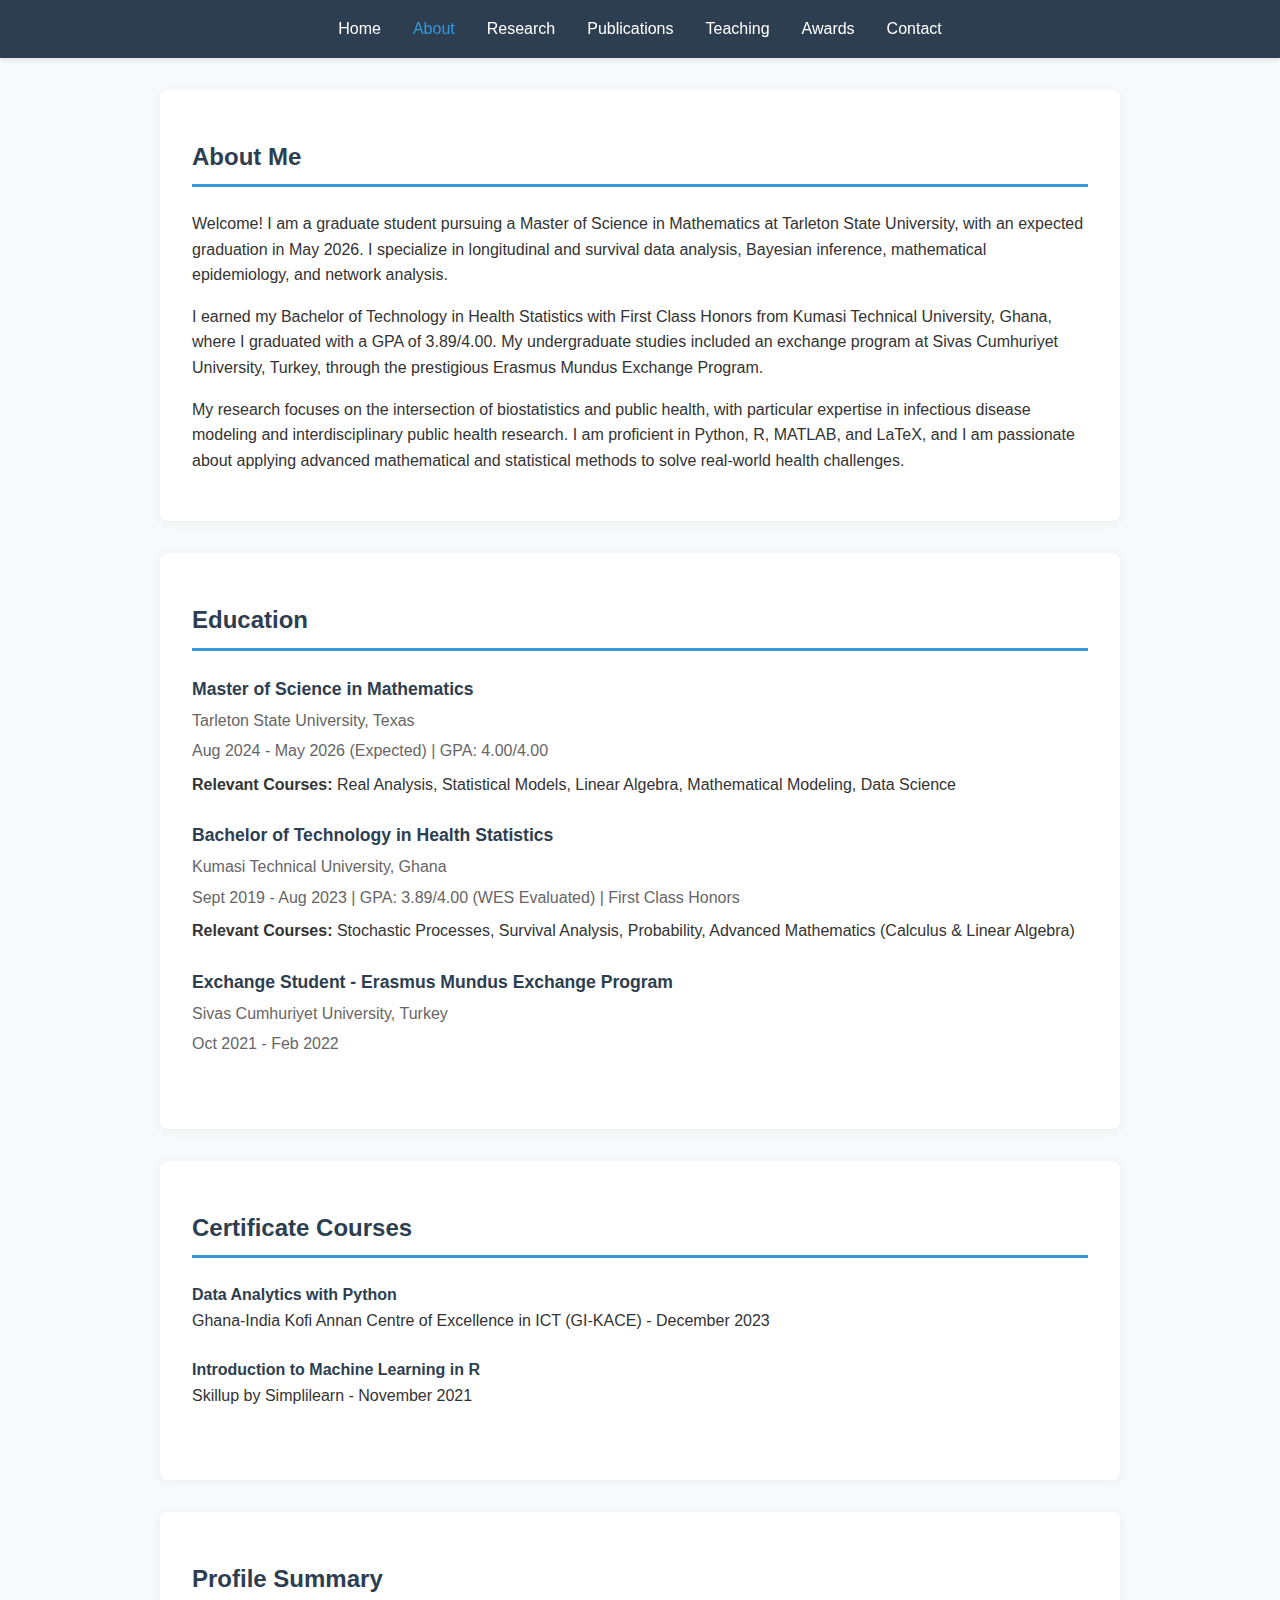
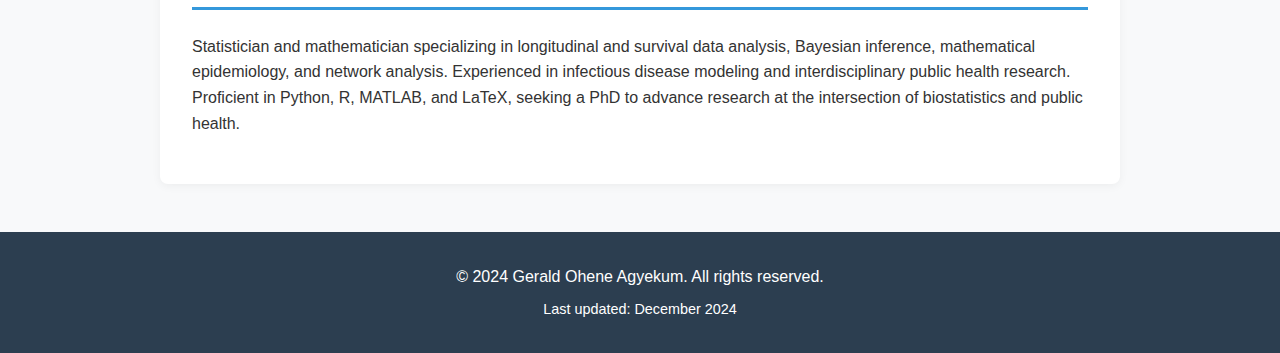
<file: about.html>
<!DOCTYPE html>
<html lang="en">
<head>
    <meta charset="UTF-8">
    <meta name="viewport" content="width=device-width, initial-scale=1.0">
    <title>About - Gerald Ohene Agyekum</title>
    <link rel="stylesheet" href="style.css">
</head>
<body>
    <nav>
        <ul>
            <li><a href="index.html">Home</a></li>
            <li><a href="about.html" class="active">About</a></li>
            <li><a href="research.html">Research</a></li>
            <li><a href="publications.html">Publications</a></li>
            <li><a href="teaching.html">Teaching</a></li>
            <li><a href="awards.html">Awards</a></li>
            <li><a href="contact.html">Contact</a></li>
        </ul>
    </nav>

    <div class="container">
        <section>
            <h2>About Me</h2>
            <p>Welcome! I am a graduate student pursuing a Master of Science in Mathematics at Tarleton State University, with an expected graduation in May 2026. I specialize in longitudinal and survival data analysis, Bayesian inference, mathematical epidemiology, and network analysis.</p>
            <p style="margin-top: 1rem;">I earned my Bachelor of Technology in Health Statistics with First Class Honors from Kumasi Technical University, Ghana, where I graduated with a GPA of 3.89/4.00. My undergraduate studies included an exchange program at Sivas Cumhuriyet University, Turkey, through the prestigious Erasmus Mundus Exchange Program.</p>
            <p style="margin-top: 1rem;">My research focuses on the intersection of biostatistics and public health, with particular expertise in infectious disease modeling and interdisciplinary public health research. I am proficient in Python, R, MATLAB, and LaTeX, and I am passionate about applying advanced mathematical and statistical methods to solve real-world health challenges.</p>
        </section>

        <section>
            <h2>Education</h2>
            <div class="education-item">
                <div class="degree">Master of Science in Mathematics</div>
                <div class="institution">Tarleton State University, Texas</div>
                <div class="institution">Aug 2024 - May 2026 (Expected) | GPA: 4.00/4.00</div>
                <p style="margin-top: 0.5rem;"><strong>Relevant Courses:</strong> Real Analysis, Statistical Models, Linear Algebra, Mathematical Modeling, Data Science</p>
            </div>

            <div class="education-item">
                <div class="degree">Bachelor of Technology in Health Statistics</div>
                <div class="institution">Kumasi Technical University, Ghana</div>
                <div class="institution">Sept 2019 - Aug 2023 | GPA: 3.89/4.00 (WES Evaluated) | First Class Honors</div>
                <p style="margin-top: 0.5rem;"><strong>Relevant Courses:</strong> Stochastic Processes, Survival Analysis, Probability, Advanced Mathematics (Calculus & Linear Algebra)</p>
            </div>

            <div class="education-item">
                <div class="degree">Exchange Student - Erasmus Mundus Exchange Program</div>
                <div class="institution">Sivas Cumhuriyet University, Turkey</div>
                <div class="institution">Oct 2021 - Feb 2022</div>
            </div>
        </section>

        <section>
            <h2>Certificate Courses</h2>
            <div class="teaching-item">
                <div class="course-title">Data Analytics with Python</div>
                <p>Ghana-India Kofi Annan Centre of Excellence in ICT (GI-KACE) - December 2023</p>
            </div>

            <div class="teaching-item">
                <div class="course-title">Introduction to Machine Learning in R</div>
                <p>Skillup by Simplilearn - November 2021</p>
            </div>
        </section>

        <section>
            <h2>Profile Summary</h2>
            <p>Statistician and mathematician specializing in longitudinal and survival data analysis, Bayesian inference, mathematical epidemiology, and network analysis. Experienced in infectious disease modeling and interdisciplinary public health research. Proficient in Python, R, MATLAB, and LaTeX, seeking a PhD to advance research at the intersection of biostatistics and public health.</p>
        </section>
    </div>

    <footer>
        <p>&copy; 2024 Gerald Ohene Agyekum. All rights reserved.</p>
        <p style="margin-top: 0.5rem; font-size: 0.9rem;">Last updated: December 2024</p>
    </footer>
</body>
</html>
</file>
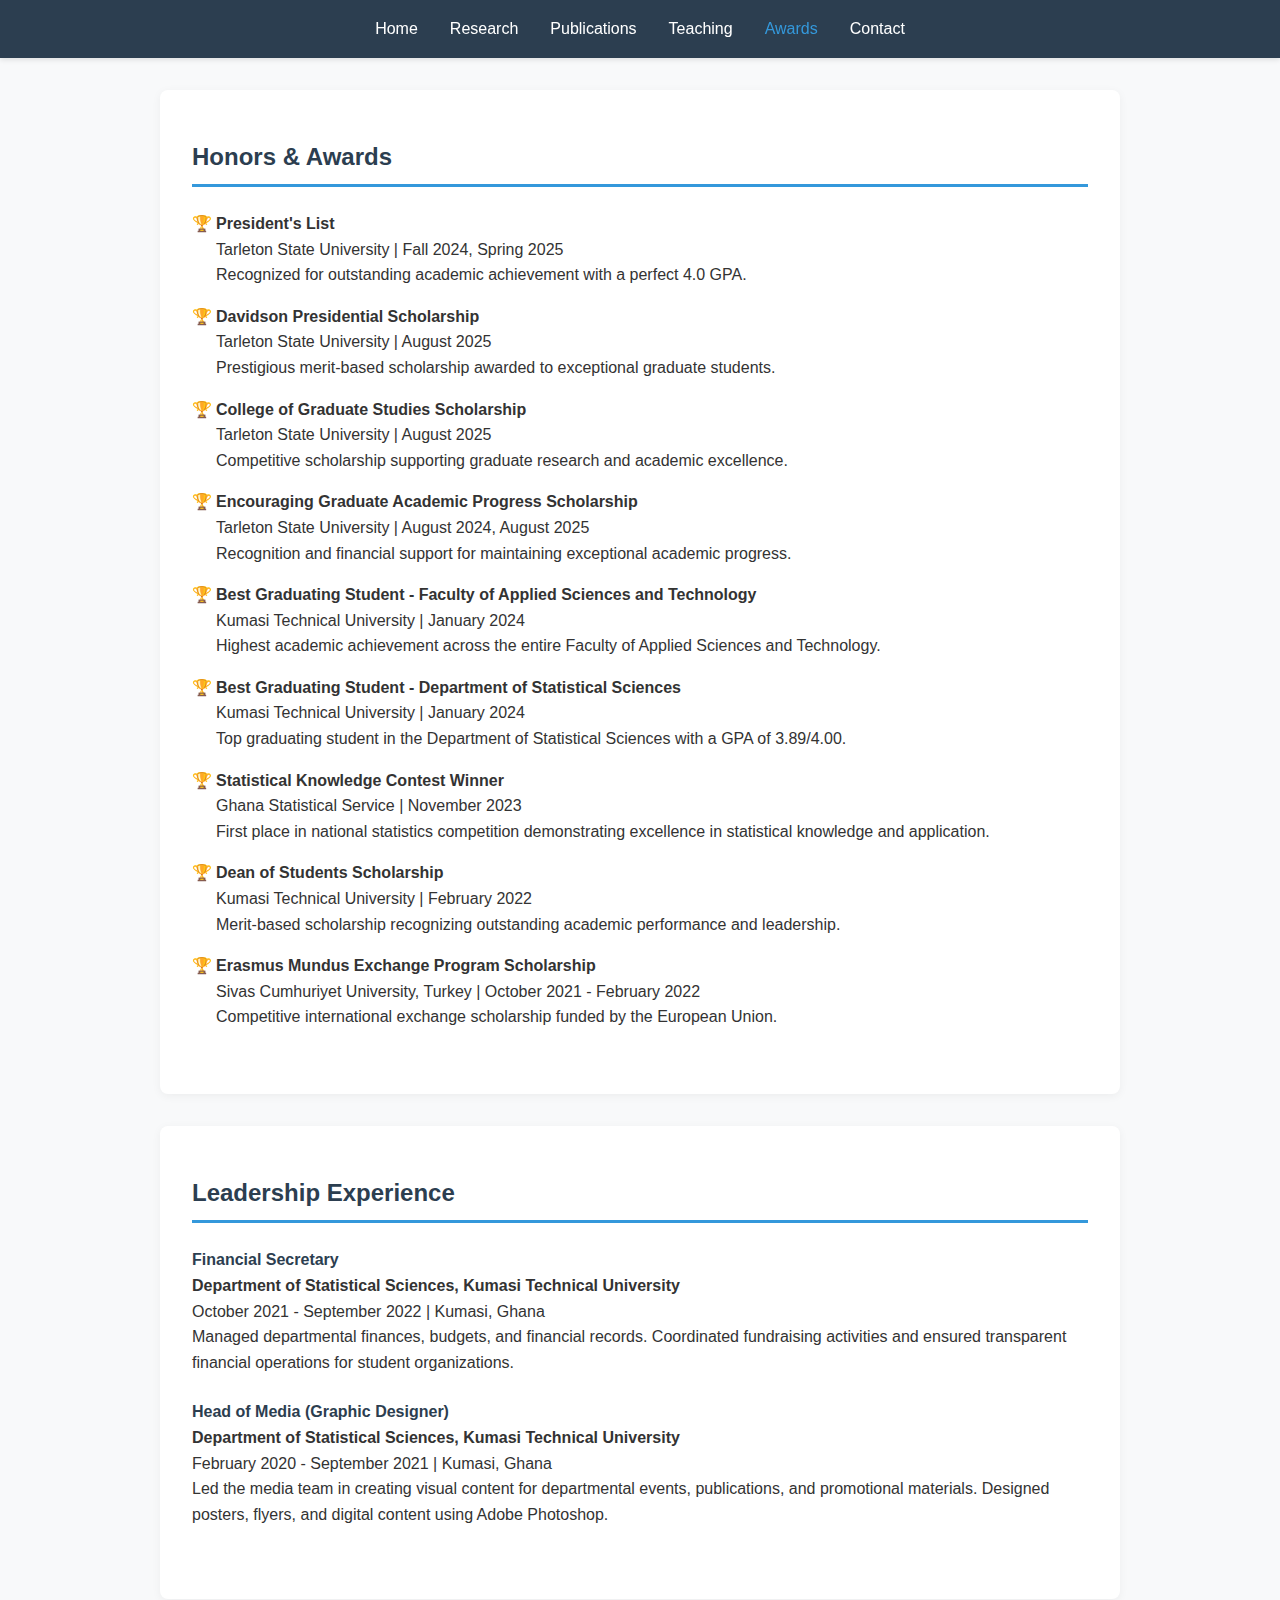
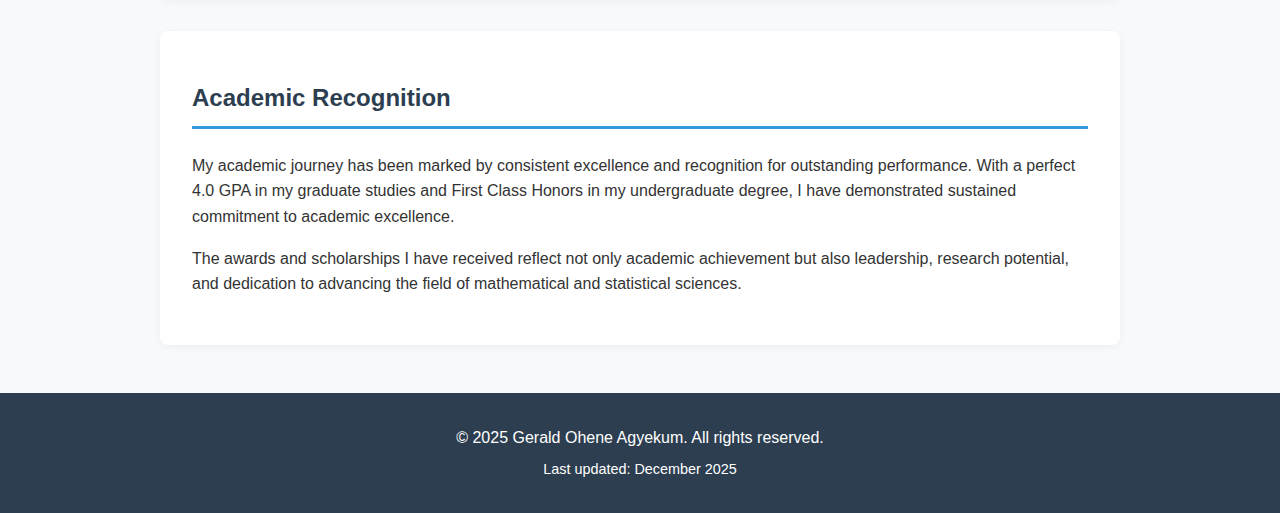
<file: awards.html>
<!DOCTYPE html>
<html lang="en">
<head>
    <meta charset="UTF-8">
    <meta name="viewport" content="width=device-width, initial-scale=1.0">
    <title>Awards - Gerald Ohene Agyekum</title>
    <link rel="stylesheet" href="style.css">
</head>
<body>
    <nav>
        <ul>
            <li><a href="index.html">Home</a></li>
            <li><a href="research.html">Research</a></li>
            <li><a href="publications.html">Publications</a></li>
            <li><a href="teaching.html">Teaching</a></li>
            <li><a href="awards.html" class="active">Awards</a></li>
            <li><a href="contact.html">Contact</a></li>
        </ul>
    </nav>

    <div class="container">
        <section>
            <h2>Honors & Awards</h2>
            
            <div class="award-item">
                <strong>President's List</strong><br>
                Tarleton State University | Fall 2024, Spring 2025<br>
                Recognized for outstanding academic achievement with a perfect 4.0 GPA.
            </div>

            <div class="award-item">
                <strong>Davidson Presidential Scholarship</strong><br>
                Tarleton State University | August 2025<br>
                Prestigious merit-based scholarship awarded to exceptional graduate students.
            </div>

            <div class="award-item">
                <strong>College of Graduate Studies Scholarship</strong><br>
                Tarleton State University | August 2025<br>
                Competitive scholarship supporting graduate research and academic excellence.
            </div>

            <div class="award-item">
                <strong>Encouraging Graduate Academic Progress Scholarship</strong><br>
                Tarleton State University | August 2024, August 2025<br>
                Recognition and financial support for maintaining exceptional academic progress.
            </div>

            <div class="award-item">
                <strong>Best Graduating Student - Faculty of Applied Sciences and Technology</strong><br>
                Kumasi Technical University | January 2024<br>
                Highest academic achievement across the entire Faculty of Applied Sciences and Technology.
            </div>

            <div class="award-item">
                <strong>Best Graduating Student - Department of Statistical Sciences</strong><br>
                Kumasi Technical University | January 2024<br>
                Top graduating student in the Department of Statistical Sciences with a GPA of 3.89/4.00.
            </div>

            <div class="award-item">
                <strong>Statistical Knowledge Contest Winner</strong><br>
                Ghana Statistical Service | November 2023<br>
                First place in national statistics competition demonstrating excellence in statistical knowledge and application.
            </div>

            <div class="award-item">
                <strong>Dean of Students Scholarship</strong><br>
                Kumasi Technical University | February 2022<br>
                Merit-based scholarship recognizing outstanding academic performance and leadership.
            </div>

            <div class="award-item">
                <strong>Erasmus Mundus Exchange Program Scholarship</strong><br>
                Sivas Cumhuriyet University, Turkey | October 2021 - February 2022<br>
                Competitive international exchange scholarship funded by the European Union.
            </div>
        </section>

        <section>
            <h2>Leadership Experience</h2>
            
            <div class="teaching-item">
                <div class="course-title">Financial Secretary</div>
                <p><strong>Department of Statistical Sciences, Kumasi Technical University</strong></p>
                <p>October 2021 - September 2022 | Kumasi, Ghana</p>
                <p>Managed departmental finances, budgets, and financial records. Coordinated fundraising activities and ensured transparent financial operations for student organizations.</p>
            </div>

            <div class="teaching-item">
                <div class="course-title">Head of Media (Graphic Designer)</div>
                <p><strong>Department of Statistical Sciences, Kumasi Technical University</strong></p>
                <p>February 2020 - September 2021 | Kumasi, Ghana</p>
                <p>Led the media team in creating visual content for departmental events, publications, and promotional materials. Designed posters, flyers, and digital content using Adobe Photoshop.</p>
            </div>
        </section>

        <section>
            <h2>Academic Recognition</h2>
            <p>My academic journey has been marked by consistent excellence and recognition for outstanding performance. With a perfect 4.0 GPA in my graduate studies and First Class Honors in my undergraduate degree, I have demonstrated sustained commitment to academic excellence.</p>
            <p style="margin-top: 1rem;">The awards and scholarships I have received reflect not only academic achievement but also leadership, research potential, and dedication to advancing the field of mathematical and statistical sciences.</p>
        </section>
    </div>

    <footer>
        <p>&copy; 2025 Gerald Ohene Agyekum. All rights reserved.</p>
        <p style="margin-top: 0.5rem; font-size: 0.9rem;">Last updated: December 2025</p>
    </footer>
</body>
</html>
</file>
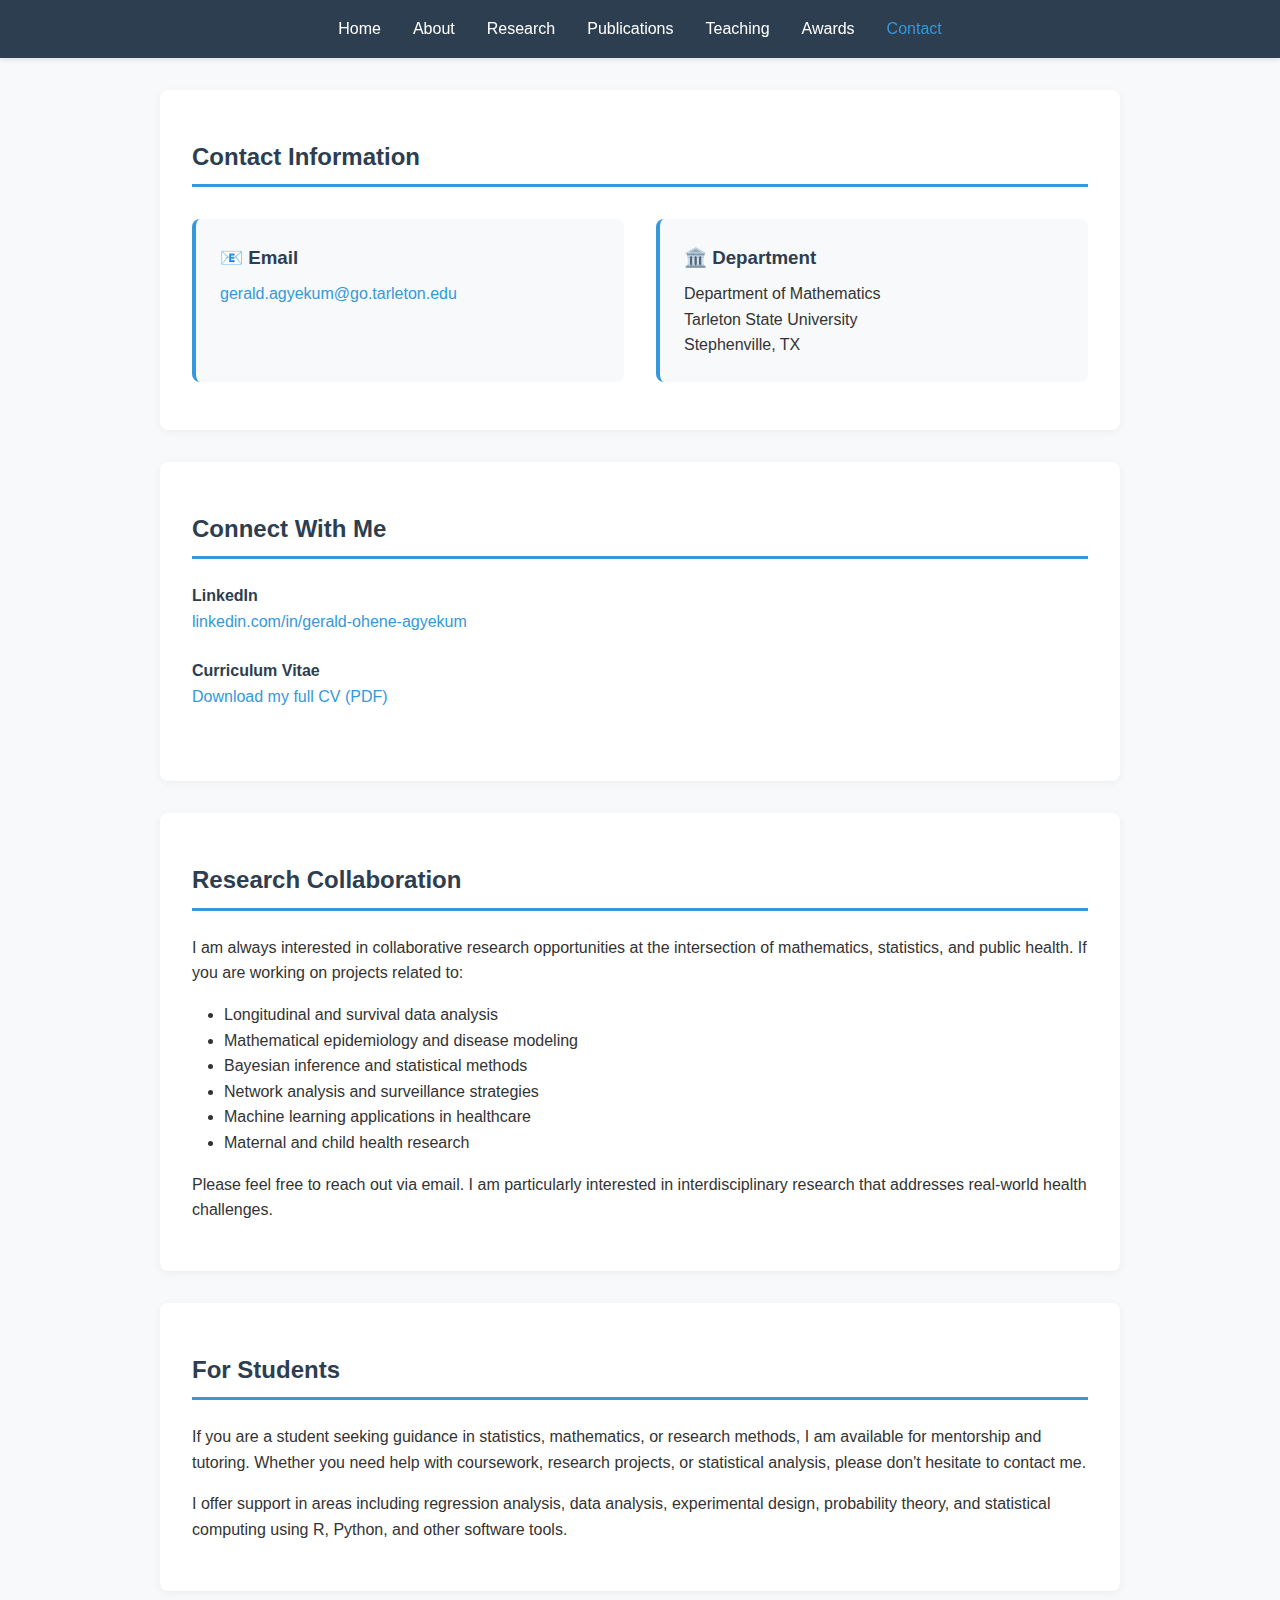
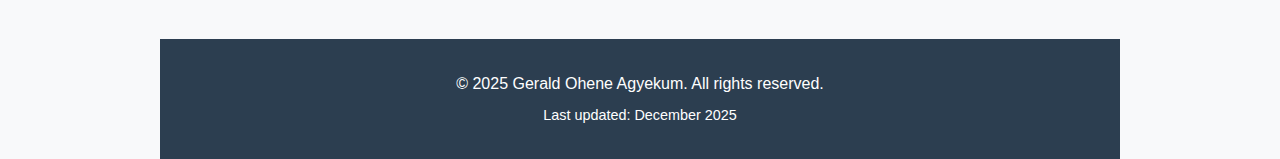
<file: contact.html>
<!DOCTYPE html>
<html lang="en">
<head>
    <meta charset="UTF-8">
    <meta name="viewport" content="width=device-width, initial-scale=1.0">
    <title>Contact - Gerald Ohene Agyekum</title>
    <link rel="stylesheet" href="style.css">
</head>
<body>
    <nav>
        <ul>
            <li><a href="index.html">Home</a></li>
            <li><a href="about.html">About</a></li>
            <li><a href="research.html">Research</a></li>
            <li><a href="publications.html">Publications</a></li>
            <li><a href="teaching.html">Teaching</a></li>
            <li><a href="awards.html">Awards</a></li>
            <li><a href="contact.html" class="active">Contact</a></li>
        </ul>
    </nav>

    <div class="container">
        <section>
            <h2>Contact Information</h2>
            
            <div style="display: grid; grid-template-columns: repeat(auto-fit, minmax(250px, 1fr)); gap: 2rem; margin-top: 2rem;">
                <div class="highlight-box">
                    <h3>📧 Email</h3>
                    <p><a href="mailto:gerald.agyekum@go.tarleton.edu" style="color: #3498db; text-decoration: none;">gerald.agyekum@go.tarleton.edu</a></p>
                </div>


                <div class="highlight-box">
                    <h3>🏛️ Department</h3>
                    <p>Department of Mathematics<br>Tarleton State University<br>Stephenville, TX</p>
                </div>
            </div>
        </section>

        <section>
            <h2>Connect With Me</h2>
            <div style="margin-top: 1.5rem;">
                <div class="teaching-item">
                    <div class="course-title">LinkedIn</div>
                    <p><a href="https://www.linkedin.com/in/gerald-ohene-agyekum/" target="_blank" style="color: #3498db; text-decoration: none;">linkedin.com/in/gerald-ohene-agyekum</a></p>
                </div>

                <div class="teaching-item">
                    <div class="course-title">Curriculum Vitae</div>
                    <p><a href="CV.pdf" target="_blank" style="color: #3498db; text-decoration: none;">Download my full CV (PDF)</a></p>
                </div>
            </div>
        </section>

        

        <section>
            <h2>Research Collaboration</h2>
            <p>I am always interested in collaborative research opportunities at the intersection of mathematics, statistics, and public health. If you are working on projects related to:</p>
            <ul style="margin-left: 2rem; margin-top: 1rem;">
                <li>Longitudinal and survival data analysis</li>
                <li>Mathematical epidemiology and disease modeling</li>
                <li>Bayesian inference and statistical methods</li>
                <li>Network analysis and surveillance strategies</li>
                <li>Machine learning applications in healthcare</li>
                <li>Maternal and child health research</li>
            </ul>
            <p style="margin-top: 1rem;">Please feel free to reach out via email. I am particularly interested in interdisciplinary research that addresses real-world health challenges.</p>
        </section>

        <section>
            <h2>For Students</h2>
            <p>If you are a student seeking guidance in statistics, mathematics, or research methods, I am available for mentorship and tutoring. Whether you need help with coursework, research projects, or statistical analysis, please don't hesitate to contact me.</p>
            <p style="margin-top: 1rem;">I offer support in areas including regression analysis, data analysis, experimental design, probability theory, and statistical computing using R, Python, and other software tools.</p>
        </section>


    <footer>
        <p>&copy; 2025 Gerald Ohene Agyekum. All rights reserved.</p>
        <p style="margin-top: 0.5rem; font-size: 0.9rem;">Last updated: December 2025</p>
    </footer>
</body>
</html>
</file>
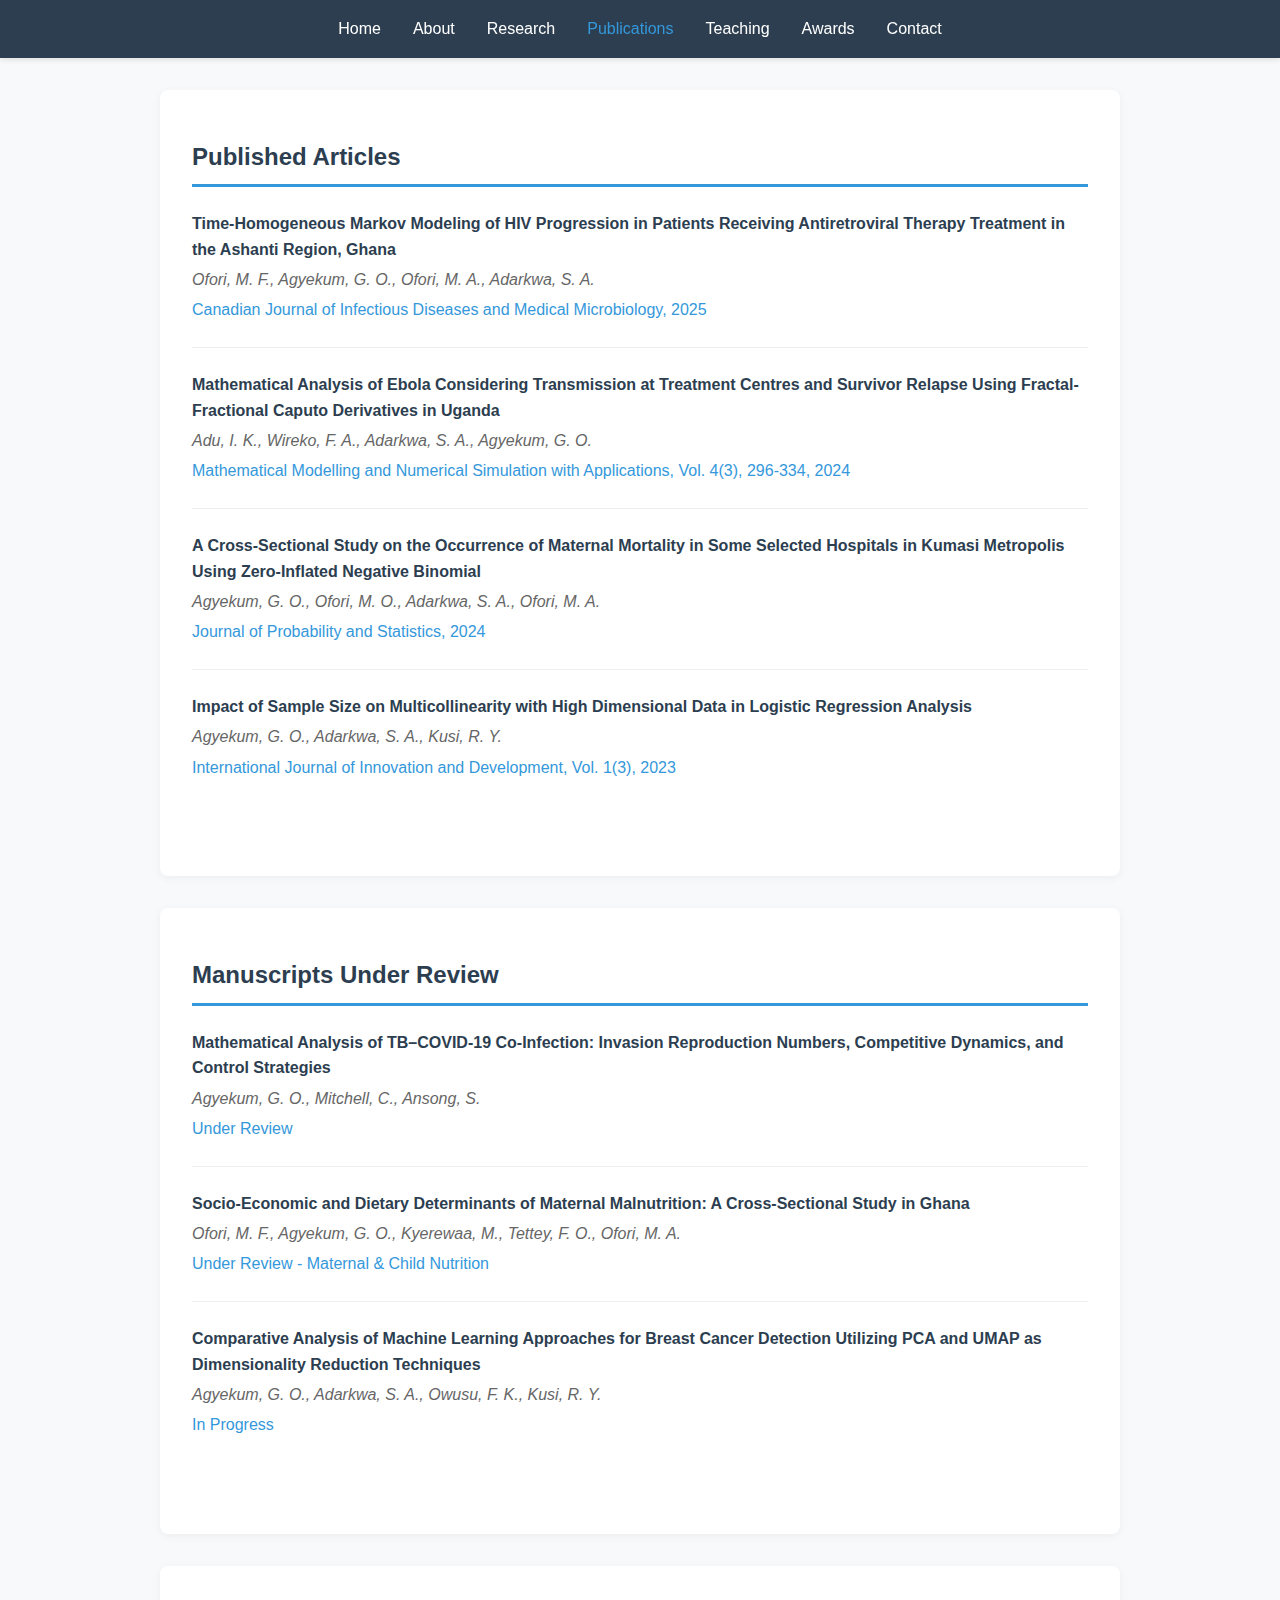
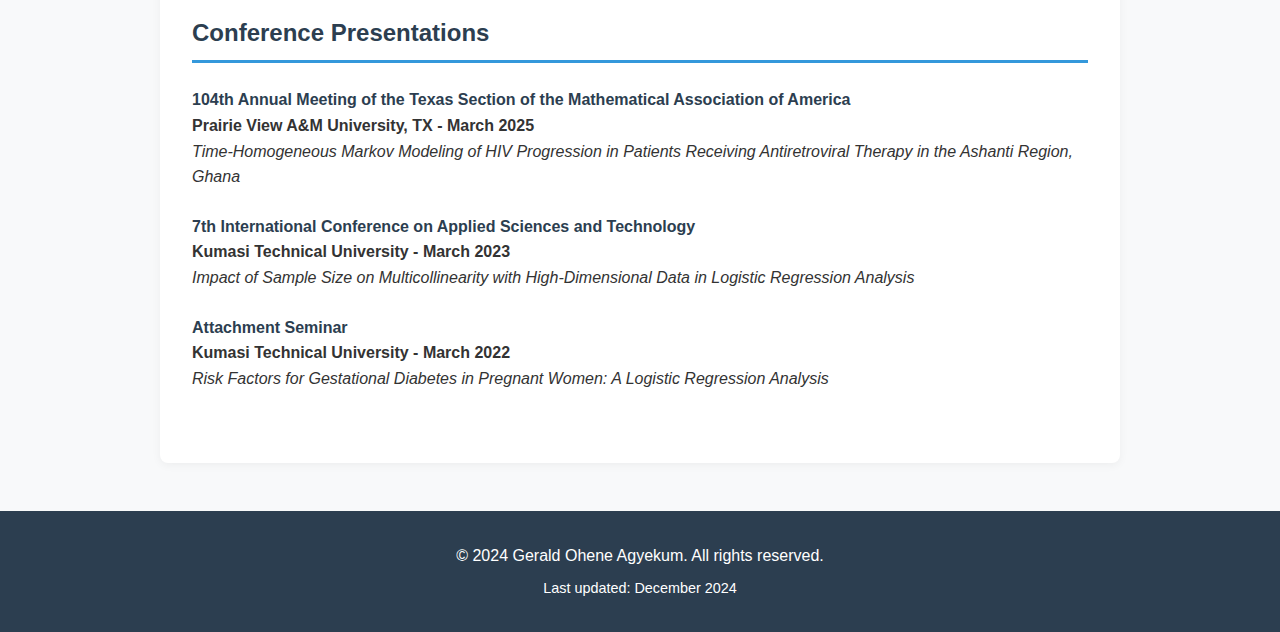
<file: publications.html>
<!DOCTYPE html>
<html lang="en">
<head>
    <meta charset="UTF-8">
    <meta name="viewport" content="width=device-width, initial-scale=1.0">
    <title>Publications - Gerald Ohene Agyekum</title>
    <link rel="stylesheet" href="style.css">
</head>
<body>
    <nav>
        <ul>
            <li><a href="index.html">Home</a></li>
            <li><a href="about.html">About</a></li>
            <li><a href="research.html">Research</a></li>
            <li><a href="publications.html" class="active">Publications</a></li>
            <li><a href="teaching.html">Teaching</a></li>
            <li><a href="awards.html">Awards</a></li>
            <li><a href="contact.html">Contact</a></li>
        </ul>
    </nav>

    <div class="container">
        <section>
            <h2>Published Articles</h2>
            
            <div class="publication">
                <div class="pub-title">Time-Homogeneous Markov Modeling of HIV Progression in Patients Receiving Antiretroviral Therapy Treatment in the Ashanti Region, Ghana</div>
                <div class="pub-authors">Ofori, M. F., Agyekum, G. O., Ofori, M. A., Adarkwa, S. A.</div>
                <div class="pub-venue">Canadian Journal of Infectious Diseases and Medical Microbiology, 2025</div>
            </div>

            <div class="publication">
                <div class="pub-title">Mathematical Analysis of Ebola Considering Transmission at Treatment Centres and Survivor Relapse Using Fractal-Fractional Caputo Derivatives in Uganda</div>
                <div class="pub-authors">Adu, I. K., Wireko, F. A., Adarkwa, S. A., Agyekum, G. O.</div>
                <div class="pub-venue">Mathematical Modelling and Numerical Simulation with Applications, Vol. 4(3), 296-334, 2024</div>
            </div>

            <div class="publication">
                <div class="pub-title">A Cross-Sectional Study on the Occurrence of Maternal Mortality in Some Selected Hospitals in Kumasi Metropolis Using Zero-Inflated Negative Binomial</div>
                <div class="pub-authors">Agyekum, G. O., Ofori, M. O., Adarkwa, S. A., Ofori, M. A.</div>
                <div class="pub-venue">Journal of Probability and Statistics, 2024</div>
            </div>

            <div class="publication">
                <div class="pub-title">Impact of Sample Size on Multicollinearity with High Dimensional Data in Logistic Regression Analysis</div>
                <div class="pub-authors">Agyekum, G. O., Adarkwa, S. A., Kusi, R. Y.</div>
                <div class="pub-venue">International Journal of Innovation and Development, Vol. 1(3), 2023</div>
            </div>
        </section>

        <section>
            <h2>Manuscripts Under Review</h2>
            
            <div class="publication">
                <div class="pub-title">Mathematical Analysis of TB–COVID-19 Co-Infection: Invasion Reproduction Numbers, Competitive Dynamics, and Control Strategies</div>
                <div class="pub-authors">Agyekum, G. O., Mitchell, C., Ansong, S.</div>
                <div class="pub-venue">Under Review</div>
            </div>

            <div class="publication">
                <div class="pub-title">Socio-Economic and Dietary Determinants of Maternal Malnutrition: A Cross-Sectional Study in Ghana</div>
                <div class="pub-authors">Ofori, M. F., Agyekum, G. O., Kyerewaa, M., Tettey, F. O., Ofori, M. A.</div>
                <div class="pub-venue">Under Review - Maternal & Child Nutrition</div>
            </div>

            <div class="publication">
                <div class="pub-title">Comparative Analysis of Machine Learning Approaches for Breast Cancer Detection Utilizing PCA and UMAP as Dimensionality Reduction Techniques</div>
                <div class="pub-authors">Agyekum, G. O., Adarkwa, S. A., Owusu, F. K., Kusi, R. Y.</div>
                <div class="pub-venue">In Progress</div>
            </div>
        </section>

        <section>
            <h2>Conference Presentations</h2>
            
            <div class="teaching-item">
                <div class="course-title">104th Annual Meeting of the Texas Section of the Mathematical Association of America</div>
                <p><strong>Prairie View A&M University, TX - March 2025</strong></p>
                <p><em>Time-Homogeneous Markov Modeling of HIV Progression in Patients Receiving Antiretroviral Therapy in the Ashanti Region, Ghana</em></p>
            </div>

            <div class="teaching-item">
                <div class="course-title">7th International Conference on Applied Sciences and Technology</div>
                <p><strong>Kumasi Technical University - March 2023</strong></p>
                <p><em>Impact of Sample Size on Multicollinearity with High-Dimensional Data in Logistic Regression Analysis</em></p>
            </div>

            <div class="teaching-item">
                <div class="course-title">Attachment Seminar</div>
                <p><strong>Kumasi Technical University - March 2022</strong></p>
                <p><em>Risk Factors for Gestational Diabetes in Pregnant Women: A Logistic Regression Analysis</em></p>
            </div>
        </section>
    </div>

    <footer>
        <p>&copy; 2024 Gerald Ohene Agyekum. All rights reserved.</p>
        <p style="margin-top: 0.5rem; font-size: 0.9rem;">Last updated: December 2024</p>
    </footer>
</body>
</html>
</file>
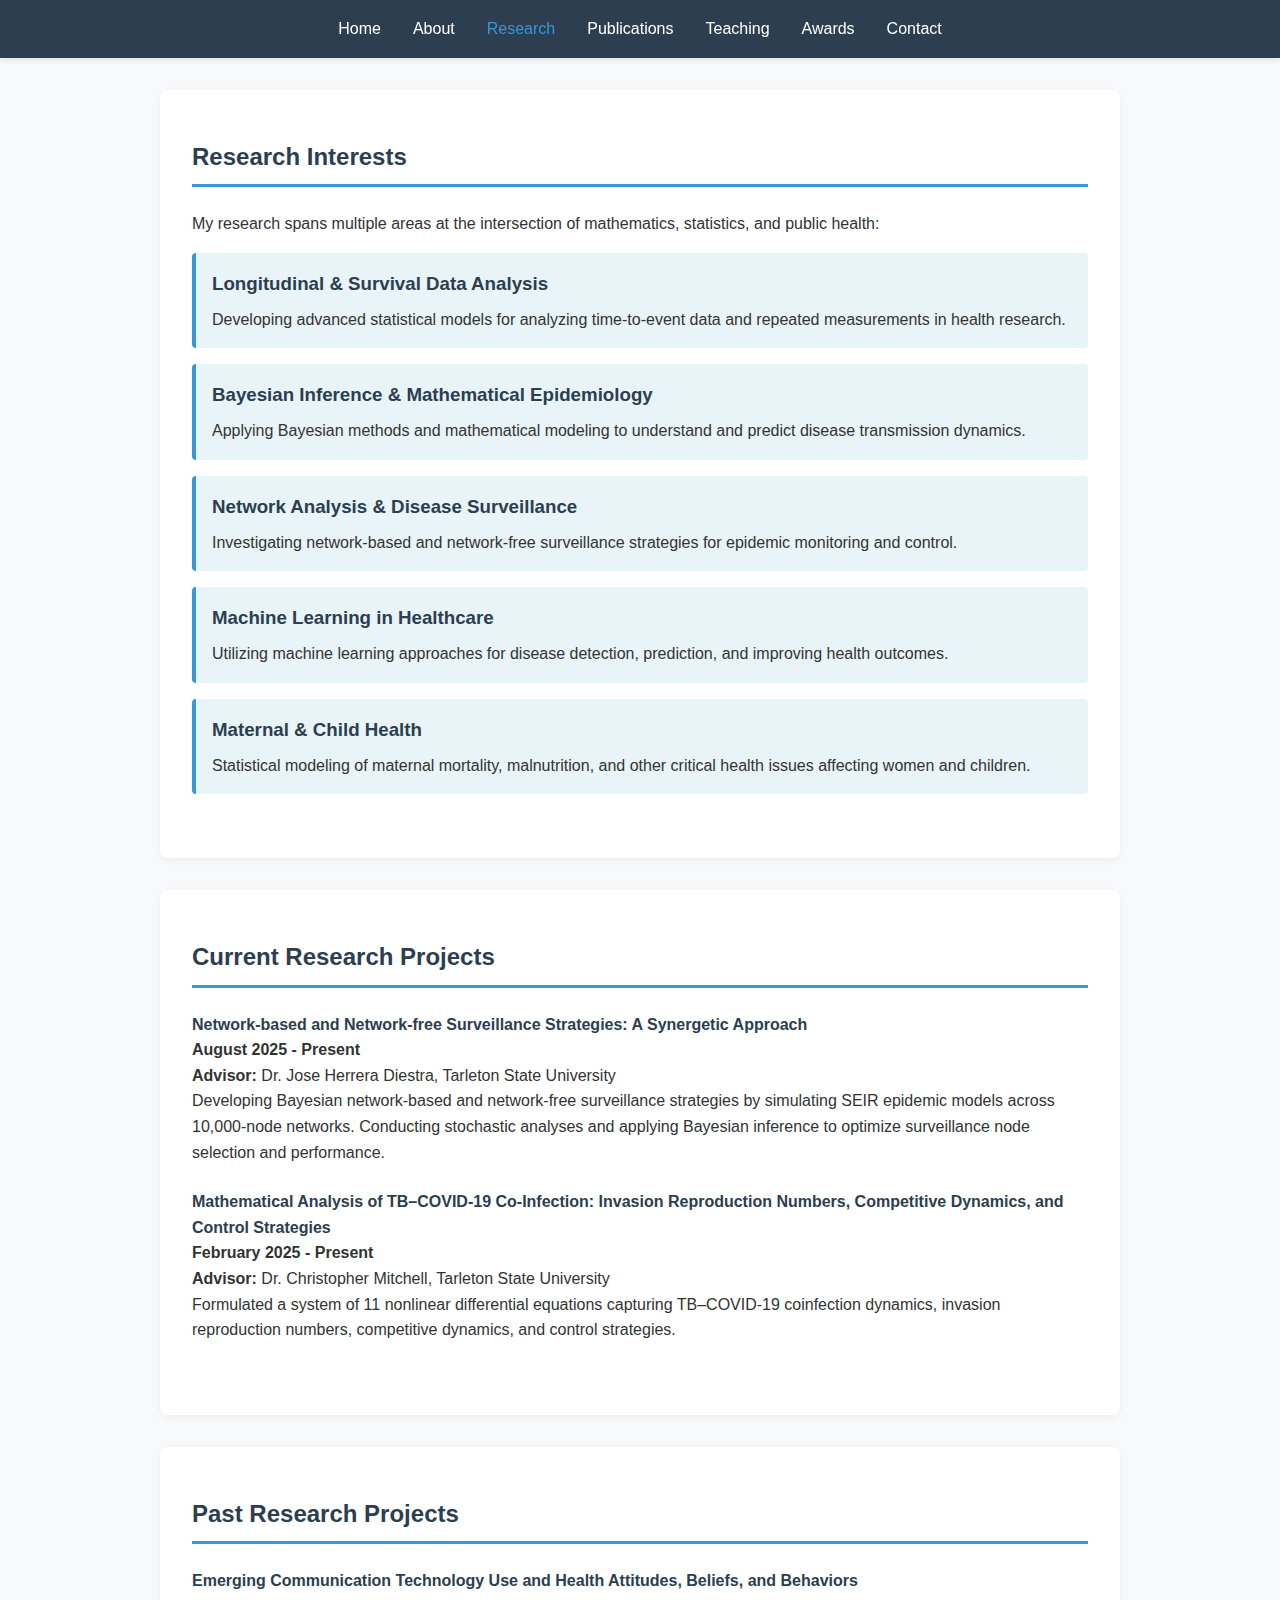
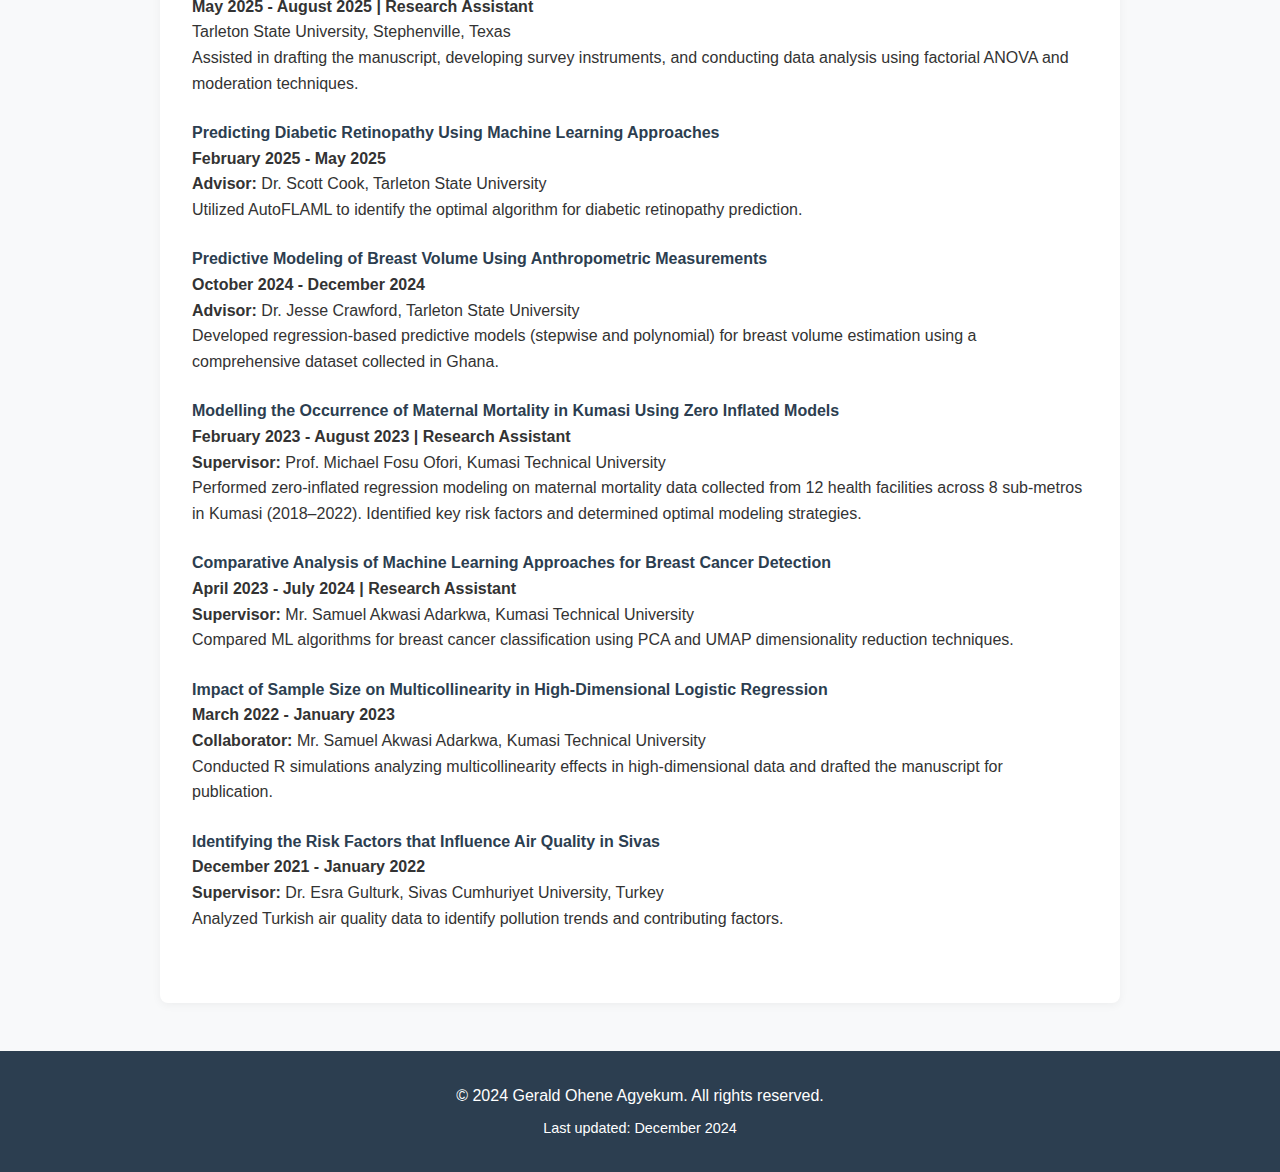
<file: research.html>
<!DOCTYPE html>
<html lang="en">
<head>
    <meta charset="UTF-8">
    <meta name="viewport" content="width=device-width, initial-scale=1.0">
    <title>Research - Gerald Ohene Agyekum</title>
    <link rel="stylesheet" href="style.css">
</head>
<body>
    <nav>
        <ul>
            <li><a href="index.html">Home</a></li>
            <li><a href="about.html">About</a></li>
            <li><a href="research.html" class="active">Research</a></li>
            <li><a href="publications.html">Publications</a></li>
            <li><a href="teaching.html">Teaching</a></li>
            <li><a href="awards.html">Awards</a></li>
            <li><a href="contact.html">Contact</a></li>
        </ul>
    </nav>

    <div class="container">
        <section>
            <h2>Research Interests</h2>
            <p>My research spans multiple areas at the intersection of mathematics, statistics, and public health:</p>
            
            <div class="research-area">
                <h3>Longitudinal & Survival Data Analysis</h3>
                <p>Developing advanced statistical models for analyzing time-to-event data and repeated measurements in health research.</p>
            </div>

            <div class="research-area">
                <h3>Bayesian Inference & Mathematical Epidemiology</h3>
                <p>Applying Bayesian methods and mathematical modeling to understand and predict disease transmission dynamics.</p>
            </div>

            <div class="research-area">
                <h3>Network Analysis & Disease Surveillance</h3>
                <p>Investigating network-based and network-free surveillance strategies for epidemic monitoring and control.</p>
            </div>

            <div class="research-area">
                <h3>Machine Learning in Healthcare</h3>
                <p>Utilizing machine learning approaches for disease detection, prediction, and improving health outcomes.</p>
            </div>

            <div class="research-area">
                <h3>Maternal & Child Health</h3>
                <p>Statistical modeling of maternal mortality, malnutrition, and other critical health issues affecting women and children.</p>
            </div>
        </section>

        <section>
            <h2>Current Research Projects</h2>
            
            <div class="teaching-item">
                <div class="course-title">Network-based and Network-free Surveillance Strategies: A Synergetic Approach</div>
                <p><strong>August 2025 - Present</strong></p>
                <p><strong>Advisor:</strong> Dr. Jose Herrera Diestra, Tarleton State University</p>
                <p>Developing Bayesian network-based and network-free surveillance strategies by simulating SEIR epidemic models across 10,000-node networks. Conducting stochastic analyses and applying Bayesian inference to optimize surveillance node selection and performance.</p>
            </div>

            <div class="teaching-item">
                <div class="course-title">Mathematical Analysis of TB–COVID-19 Co-Infection: Invasion Reproduction Numbers, Competitive Dynamics, and Control Strategies</div>
                <p><strong>February 2025 - Present</strong></p>
                <p><strong>Advisor:</strong> Dr. Christopher Mitchell, Tarleton State University</p>
                <p>Formulated a system of 11 nonlinear differential equations capturing TB–COVID-19 coinfection dynamics, invasion reproduction numbers, competitive dynamics, and control strategies.</p>
            </div>
        </section>

        <section>
            <h2>Past Research Projects</h2>
            
            <div class="teaching-item">
                <div class="course-title">Emerging Communication Technology Use and Health Attitudes, Beliefs, and Behaviors</div>
                <p><strong>May 2025 - August 2025 | Research Assistant</strong></p>
                <p>Tarleton State University, Stephenville, Texas</p>
                <p>Assisted in drafting the manuscript, developing survey instruments, and conducting data analysis using factorial ANOVA and moderation techniques.</p>
            </div>

            <div class="teaching-item">
                <div class="course-title">Predicting Diabetic Retinopathy Using Machine Learning Approaches</div>
                <p><strong>February 2025 - May 2025</strong></p>
                <p><strong>Advisor:</strong> Dr. Scott Cook, Tarleton State University</p>
                <p>Utilized AutoFLAML to identify the optimal algorithm for diabetic retinopathy prediction.</p>
            </div>

            <div class="teaching-item">
                <div class="course-title">Predictive Modeling of Breast Volume Using Anthropometric Measurements</div>
                <p><strong>October 2024 - December 2024</strong></p>
                <p><strong>Advisor:</strong> Dr. Jesse Crawford, Tarleton State University</p>
                <p>Developed regression-based predictive models (stepwise and polynomial) for breast volume estimation using a comprehensive dataset collected in Ghana.</p>
            </div>

            <div class="teaching-item">
                <div class="course-title">Modelling the Occurrence of Maternal Mortality in Kumasi Using Zero Inflated Models</div>
                <p><strong>February 2023 - August 2023 | Research Assistant</strong></p>
                <p><strong>Supervisor:</strong> Prof. Michael Fosu Ofori, Kumasi Technical University</p>
                <p>Performed zero-inflated regression modeling on maternal mortality data collected from 12 health facilities across 8 sub-metros in Kumasi (2018–2022). Identified key risk factors and determined optimal modeling strategies.</p>
            </div>

            <div class="teaching-item">
                <div class="course-title">Comparative Analysis of Machine Learning Approaches for Breast Cancer Detection</div>
                <p><strong>April 2023 - July 2024 | Research Assistant</strong></p>
                <p><strong>Supervisor:</strong> Mr. Samuel Akwasi Adarkwa, Kumasi Technical University</p>
                <p>Compared ML algorithms for breast cancer classification using PCA and UMAP dimensionality reduction techniques.</p>
            </div>

            <div class="teaching-item">
                <div class="course-title">Impact of Sample Size on Multicollinearity in High-Dimensional Logistic Regression</div>
                <p><strong>March 2022 - January 2023</strong></p>
                <p><strong>Collaborator:</strong> Mr. Samuel Akwasi Adarkwa, Kumasi Technical University</p>
                <p>Conducted R simulations analyzing multicollinearity effects in high-dimensional data and drafted the manuscript for publication.</p>
            </div>

            <div class="teaching-item">
                <div class="course-title">Identifying the Risk Factors that Influence Air Quality in Sivas</div>
                <p><strong>December 2021 - January 2022</strong></p>
                <p><strong>Supervisor:</strong> Dr. Esra Gulturk, Sivas Cumhuriyet University, Turkey</p>
                <p>Analyzed Turkish air quality data to identify pollution trends and contributing factors.</p>
            </div>
        </section>
    </div>

    <footer>
        <p>&copy; 2024 Gerald Ohene Agyekum. All rights reserved.</p>
        <p style="margin-top: 0.5rem; font-size: 0.9rem;">Last updated: December 2024</p>
    </footer>
</body>
</html>
</file>
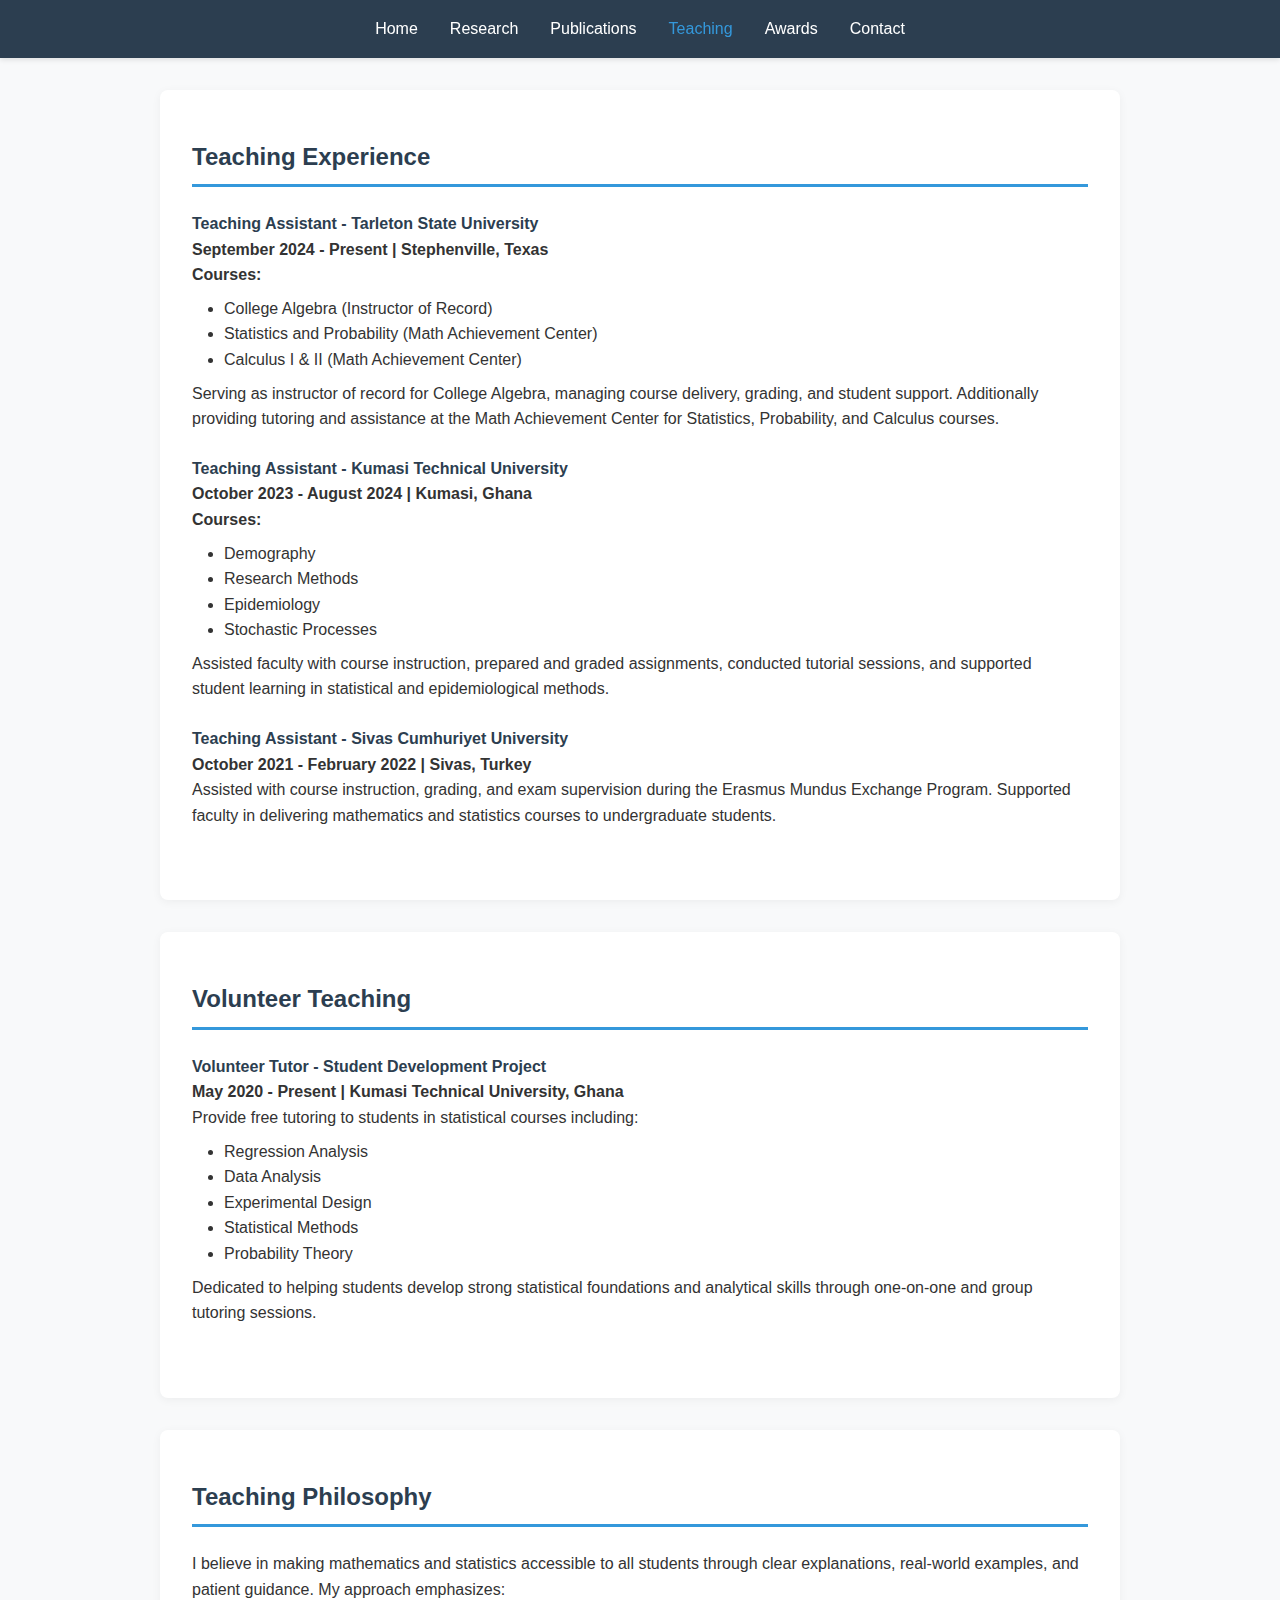
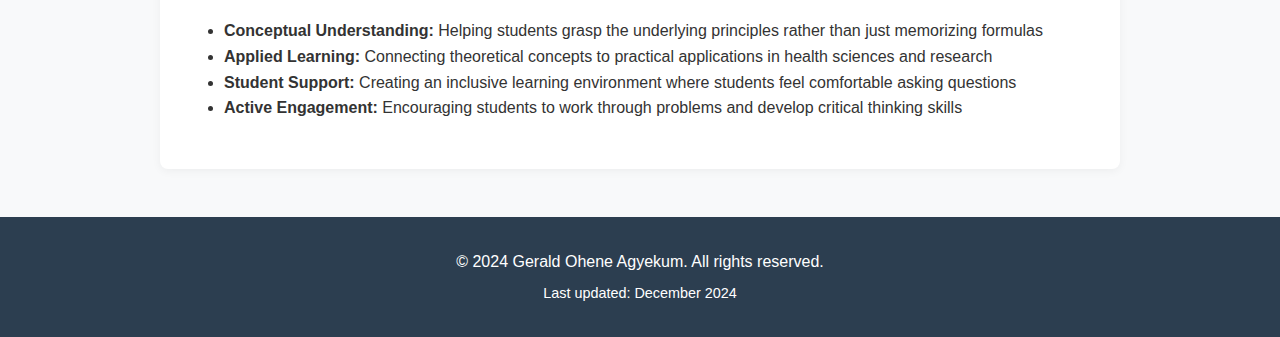
<file: teaching.html>
<!DOCTYPE html>
<html lang="en">
<head>
    <meta charset="UTF-8">
    <meta name="viewport" content="width=device-width, initial-scale=1.0">
    <title>Teaching - Gerald Ohene Agyekum</title>
    <link rel="stylesheet" href="style.css">
</head>
<body>
    <nav>
        <ul>
            <li><a href="index.html">Home</a></li>
            <li><a href="research.html">Research</a></li>
            <li><a href="publications.html">Publications</a></li>
            <li><a href="teaching.html" class="active">Teaching</a></li>
            <li><a href="awards.html">Awards</a></li>
            <li><a href="contact.html">Contact</a></li>
        </ul>
    </nav>

    <div class="container">
        <section>
            <h2>Teaching Experience</h2>
            
            <div class="teaching-item">
                <div class="course-title">Teaching Assistant - Tarleton State University</div>
                <p><strong>September 2024 - Present | Stephenville, Texas</strong></p>
                <p><strong>Courses:</strong></p>
                <ul style="margin-left: 2rem; margin-top: 0.5rem;">
                    <li>College Algebra (Instructor of Record)</li>
                    <li>Statistics and Probability (Math Achievement Center)</li>
                    <li>Calculus I & II (Math Achievement Center)</li>
                </ul>
                <p style="margin-top: 0.5rem;">Serving as instructor of record for College Algebra, managing course delivery, grading, and student support. Additionally providing tutoring and assistance at the Math Achievement Center for Statistics, Probability, and Calculus courses.</p>
            </div>

            <div class="teaching-item">
                <div class="course-title">Teaching Assistant - Kumasi Technical University</div>
                <p><strong>October 2023 - August 2024 | Kumasi, Ghana</strong></p>
                <p><strong>Courses:</strong></p>
                <ul style="margin-left: 2rem; margin-top: 0.5rem;">
                    <li>Demography</li>
                    <li>Research Methods</li>
                    <li>Epidemiology</li>
                    <li>Stochastic Processes</li>
                </ul>
                <p style="margin-top: 0.5rem;">Assisted faculty with course instruction, prepared and graded assignments, conducted tutorial sessions, and supported student learning in statistical and epidemiological methods.</p>
            </div>

            <div class="teaching-item">
                <div class="course-title">Teaching Assistant - Sivas Cumhuriyet University</div>
                <p><strong>October 2021 - February 2022 | Sivas, Turkey</strong></p>
                <p>Assisted with course instruction, grading, and exam supervision during the Erasmus Mundus Exchange Program. Supported faculty in delivering mathematics and statistics courses to undergraduate students.</p>
            </div>
        </section>

        <section>
            <h2>Volunteer Teaching</h2>
            
            <div class="teaching-item">
                <div class="course-title">Volunteer Tutor - Student Development Project</div>
                <p><strong>May 2020 - Present | Kumasi Technical University, Ghana</strong></p>
                <p>Provide free tutoring to students in statistical courses including:</p>
                <ul style="margin-left: 2rem; margin-top: 0.5rem;">
                    <li>Regression Analysis</li>
                    <li>Data Analysis</li>
                    <li>Experimental Design</li>
                    <li>Statistical Methods</li>
                    <li>Probability Theory</li>
                </ul>
                <p style="margin-top: 0.5rem;">Dedicated to helping students develop strong statistical foundations and analytical skills through one-on-one and group tutoring sessions.</p>
            </div>
        </section>

        <section>
            <h2>Teaching Philosophy</h2>
            <p>I believe in making mathematics and statistics accessible to all students through clear explanations, real-world examples, and patient guidance. My approach emphasizes:</p>
            <ul style="margin-left: 2rem; margin-top: 1rem;">
                <li><strong>Conceptual Understanding:</strong> Helping students grasp the underlying principles rather than just memorizing formulas</li>
                <li><strong>Applied Learning:</strong> Connecting theoretical concepts to practical applications in health sciences and research</li>
                <li><strong>Student Support:</strong> Creating an inclusive learning environment where students feel comfortable asking questions</li>
                <li><strong>Active Engagement:</strong> Encouraging students to work through problems and develop critical thinking skills</li>
            </ul>
        </section>
    </div>

    <footer>
        <p>&copy; 2024 Gerald Ohene Agyekum. All rights reserved.</p>
        <p style="margin-top: 0.5rem; font-size: 0.9rem;">Last updated: December 2024</p>
    </footer>
</body>
</html>
</file>
<file: style.css>
* {
    margin: 0;
    padding: 0;
    box-sizing: border-box;
}

body {
    font-family: 'Segoe UI', Tahoma, Geneva, Verdana, sans-serif;
    line-height: 1.6;
    color: #333;
    background: #f8f9fa;
}

nav {
    background: #2c3e50;
    padding: 1rem 0;
    position: sticky;
    top: 0;
    z-index: 100;
    box-shadow: 0 2px 5px rgba(0,0,0,0.1);
}

nav ul {
    list-style: none;
    display: flex;
    justify-content: center;
    flex-wrap: wrap;
    gap: 2rem;
}

nav a {
    color: white;
    text-decoration: none;
    font-weight: 500;
    transition: color 0.3s;
}

nav a:hover, nav a.active {
    color: #3498db;
}

.container {
    max-width: 1000px;
    margin: 0 auto;
    padding: 0 20px;
}

section {
    background: white;
    margin: 2rem auto;
    padding: 3rem 2rem;
    border-radius: 8px;
    box-shadow: 0 2px 10px rgba(0,0,0,0.05);
}

.hero {
    text-align: center;
    padding: 4rem 2rem;
    background: linear-gradient(135deg, #667eea 0%, #764ba2 100%);
    color: white;
    margin: 0;
    border-radius: 0;
}

.profile-img {
    width: 500px;
    height: 500px;
    border-radius: 100%;
    border: 5px solid white;
    margin-bottom: 1.5rem;
    object-fit: cover;
    background: #f0f0f0;
}

h1 {
    font-size: 2.5rem;
    margin-bottom: 0.5rem;
}

h2 {
    color: #2c3e50;
    margin-bottom: 1.5rem;
    padding-bottom: 0.5rem;
    border-bottom: 3px solid #3498db;
}

h3 {
    color: #2c3e50;
    margin-bottom: 0.5rem;
}

.subtitle {
    font-size: 1.2rem;
    opacity: 0.9;
    margin-bottom: 1rem;
}

.contact-links {
    display: flex;
    justify-content: center;
    gap: 1.5rem;
    margin-top: 1.5rem;
    flex-wrap: wrap;
}

.contact-links a {
    color: white;
    text-decoration: none;
    padding: 0.5rem 1rem;
    background: rgba(255,255,255,0.2);
    border-radius: 5px;
    transition: background 0.3s;
}

.contact-links a:hover {
    background: rgba(255,255,255,0.3);
}

.publication {
    margin-bottom: 1.5rem;
    padding-bottom: 1.5rem;
    border-bottom: 1px solid #eee;
}

.publication:last-child {
    border-bottom: none;
}

.pub-title {
    font-weight: 600;
    color: #2c3e50;
    margin-bottom: 0.3rem;
}

.pub-authors {
    color: #666;
    font-style: italic;
    margin-bottom: 0.3rem;
}

.pub-venue {
    color: #3498db;
    font-weight: 500;
}

.research-area {
    background: #e8f4f8;
    padding: 1rem;
    margin: 1rem 0;
    border-left: 4px solid #3498db;
    border-radius: 4px;
}

.teaching-item {
    margin-bottom: 1.5rem;
}

.course-title {
    font-weight: 600;
    color: #2c3e50;
}

.award-item {
    margin-bottom: 1rem;
    padding-left: 1.5rem;
    position: relative;
}

.award-item:before {
    content: "🏆";
    position: absolute;
    left: 0;
}

.education-item {
    margin-bottom: 1.5rem;
}

.degree {
    font-weight: 600;
    color: #2c3e50;
    font-size: 1.1rem;
}

.institution {
    color: #666;
    margin-top: 0.3rem;
}

.highlight-box {
    background: #f8f9fa;
    padding: 1.5rem;
    border-radius: 8px;
    border-left: 4px solid #3498db;
}

.highlight-box h3 {
    margin-bottom: 0.5rem;
}

footer {
    background: #2c3e50;
    color: white;
    text-align: center;
    padding: 2rem;
    margin-top: 3rem;
}

@media (max-width: 768px) {
    h1 {
        font-size: 2rem;
    }

    nav ul {
        gap: 1rem;
    }

    section {
        padding: 2rem 1rem;
    }
}
</file>
